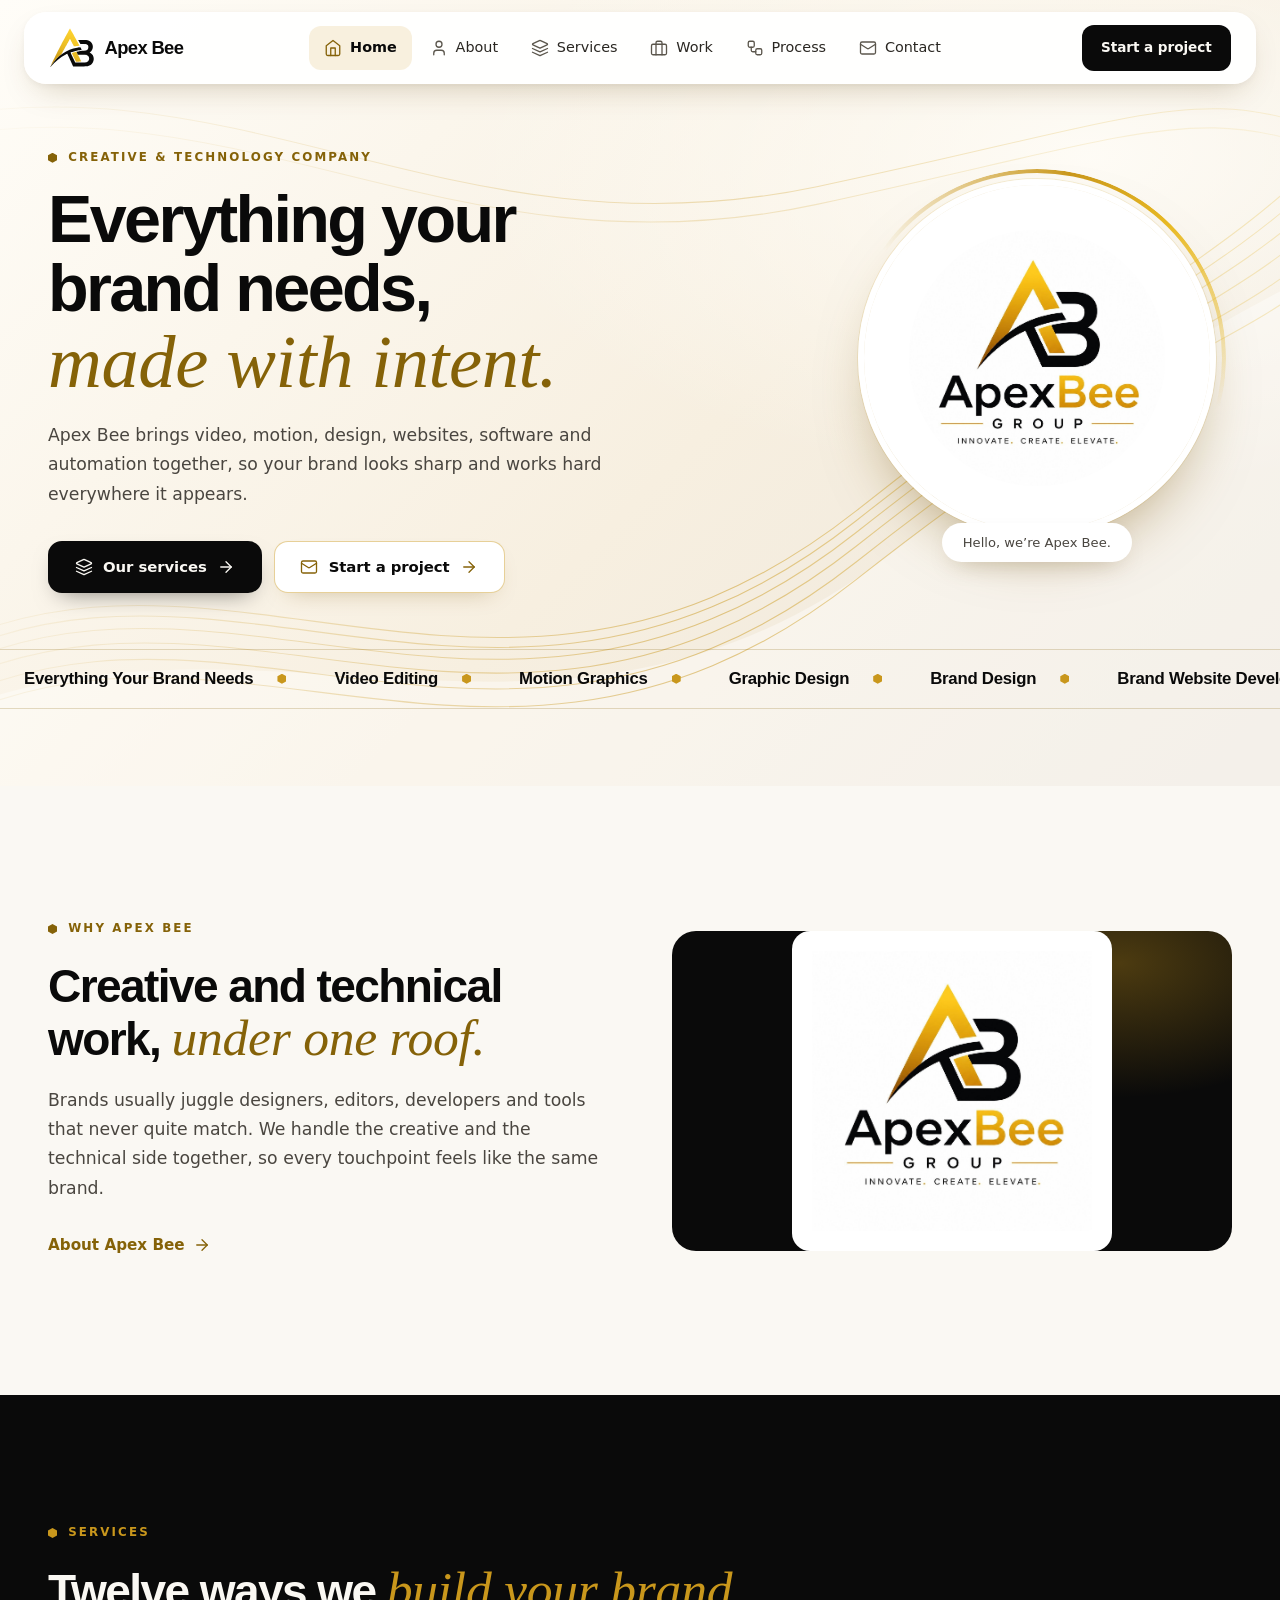
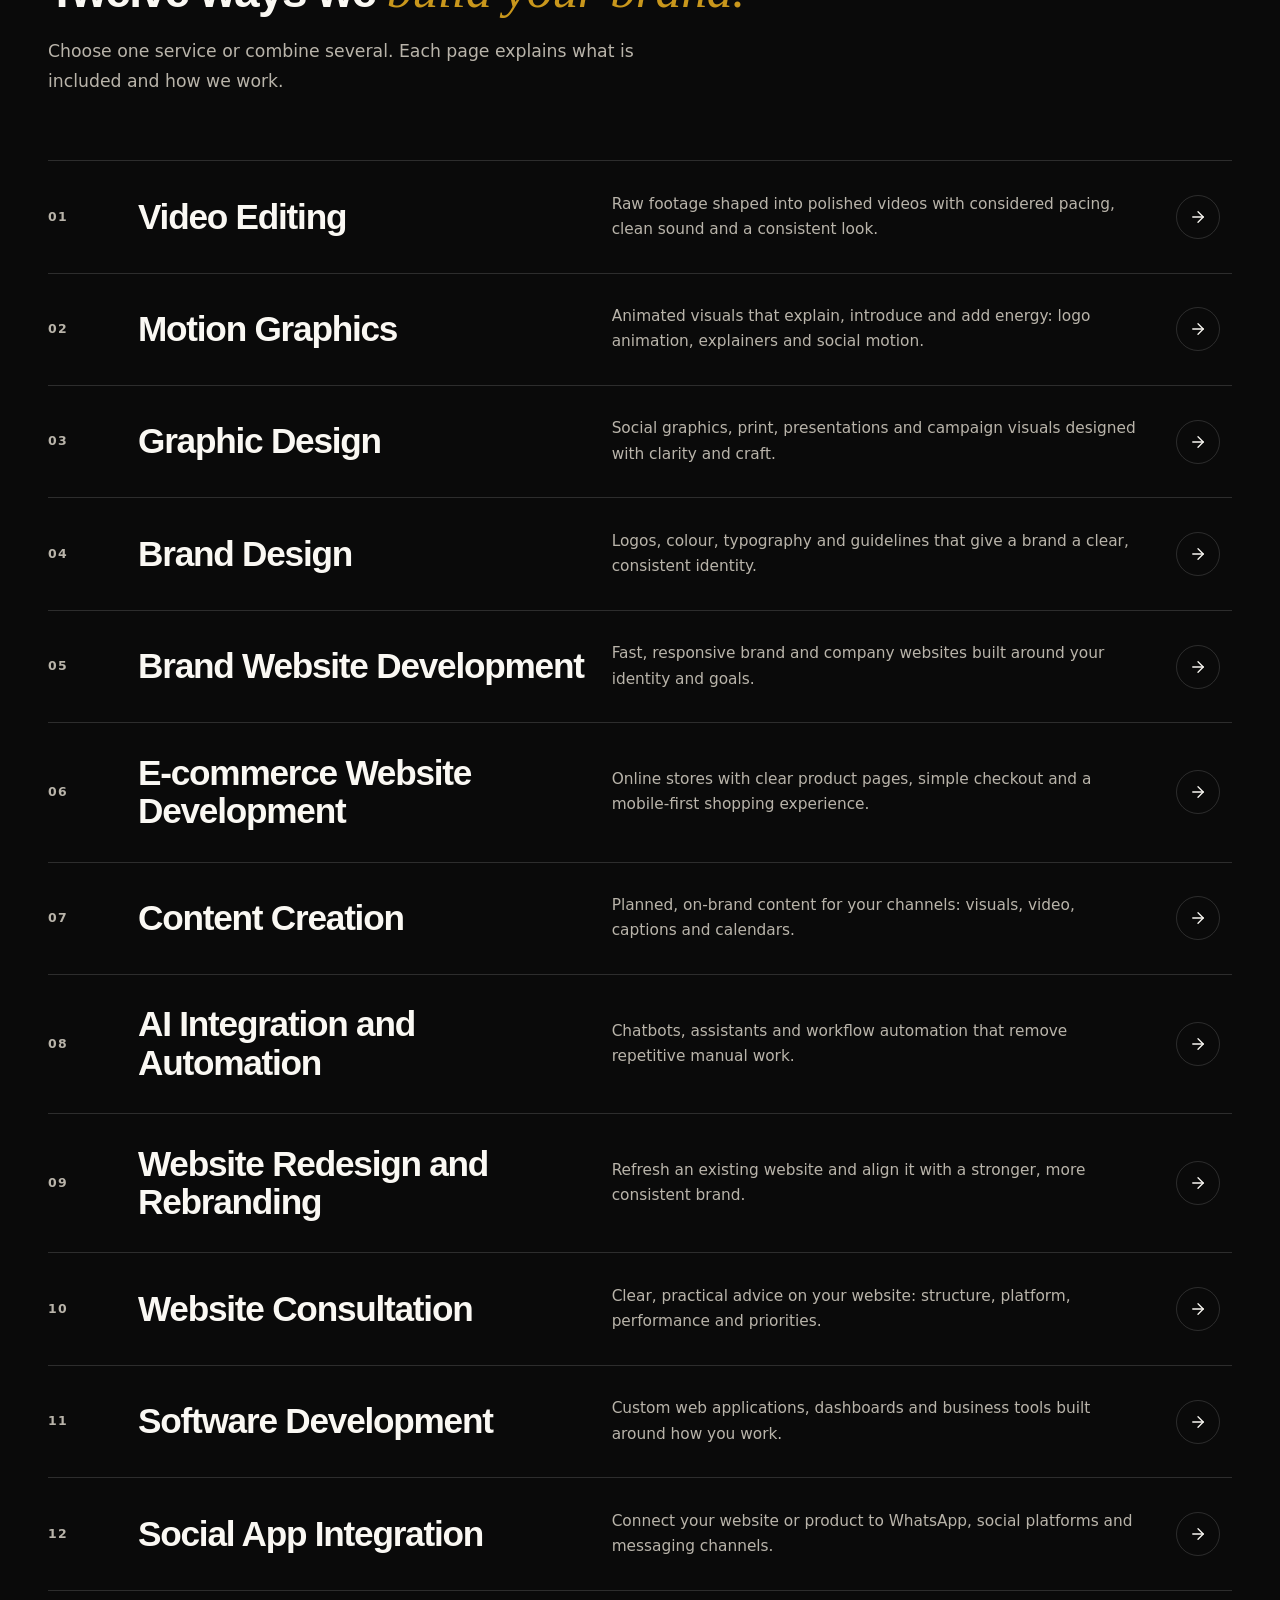
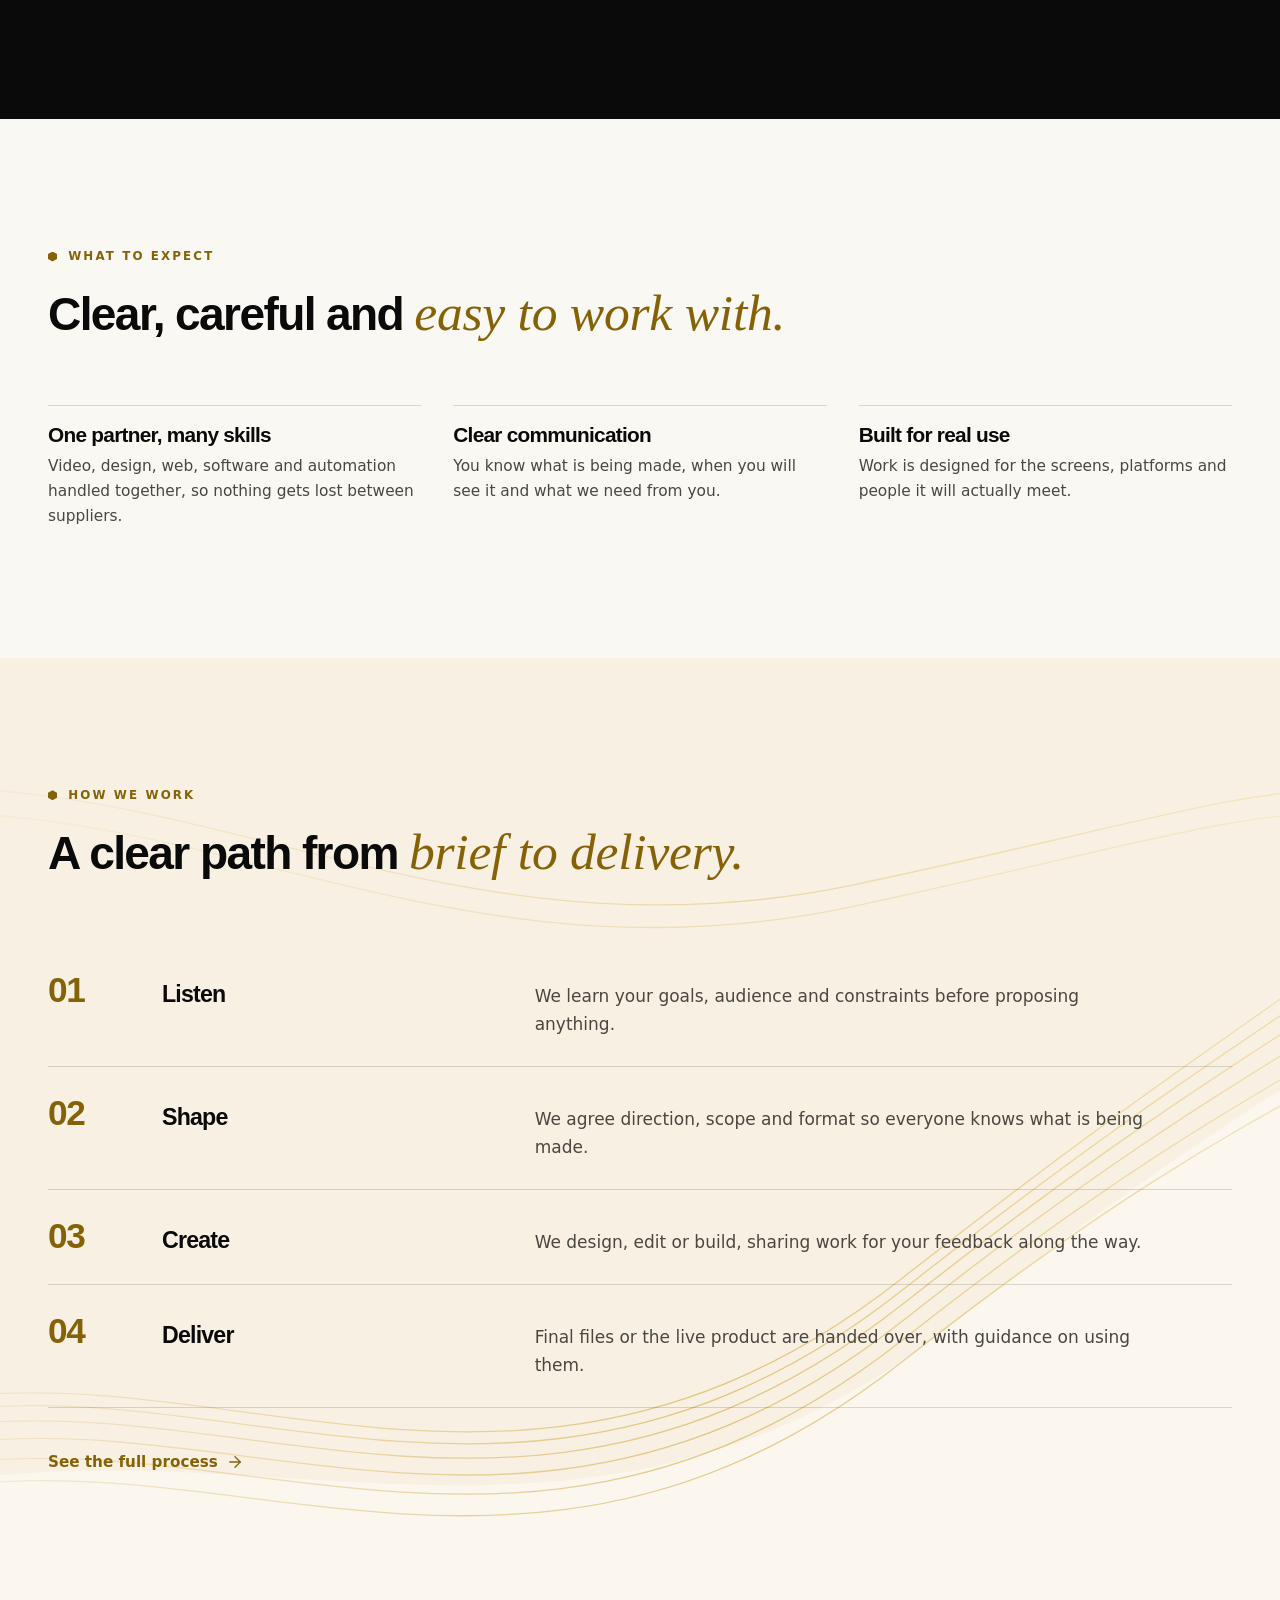
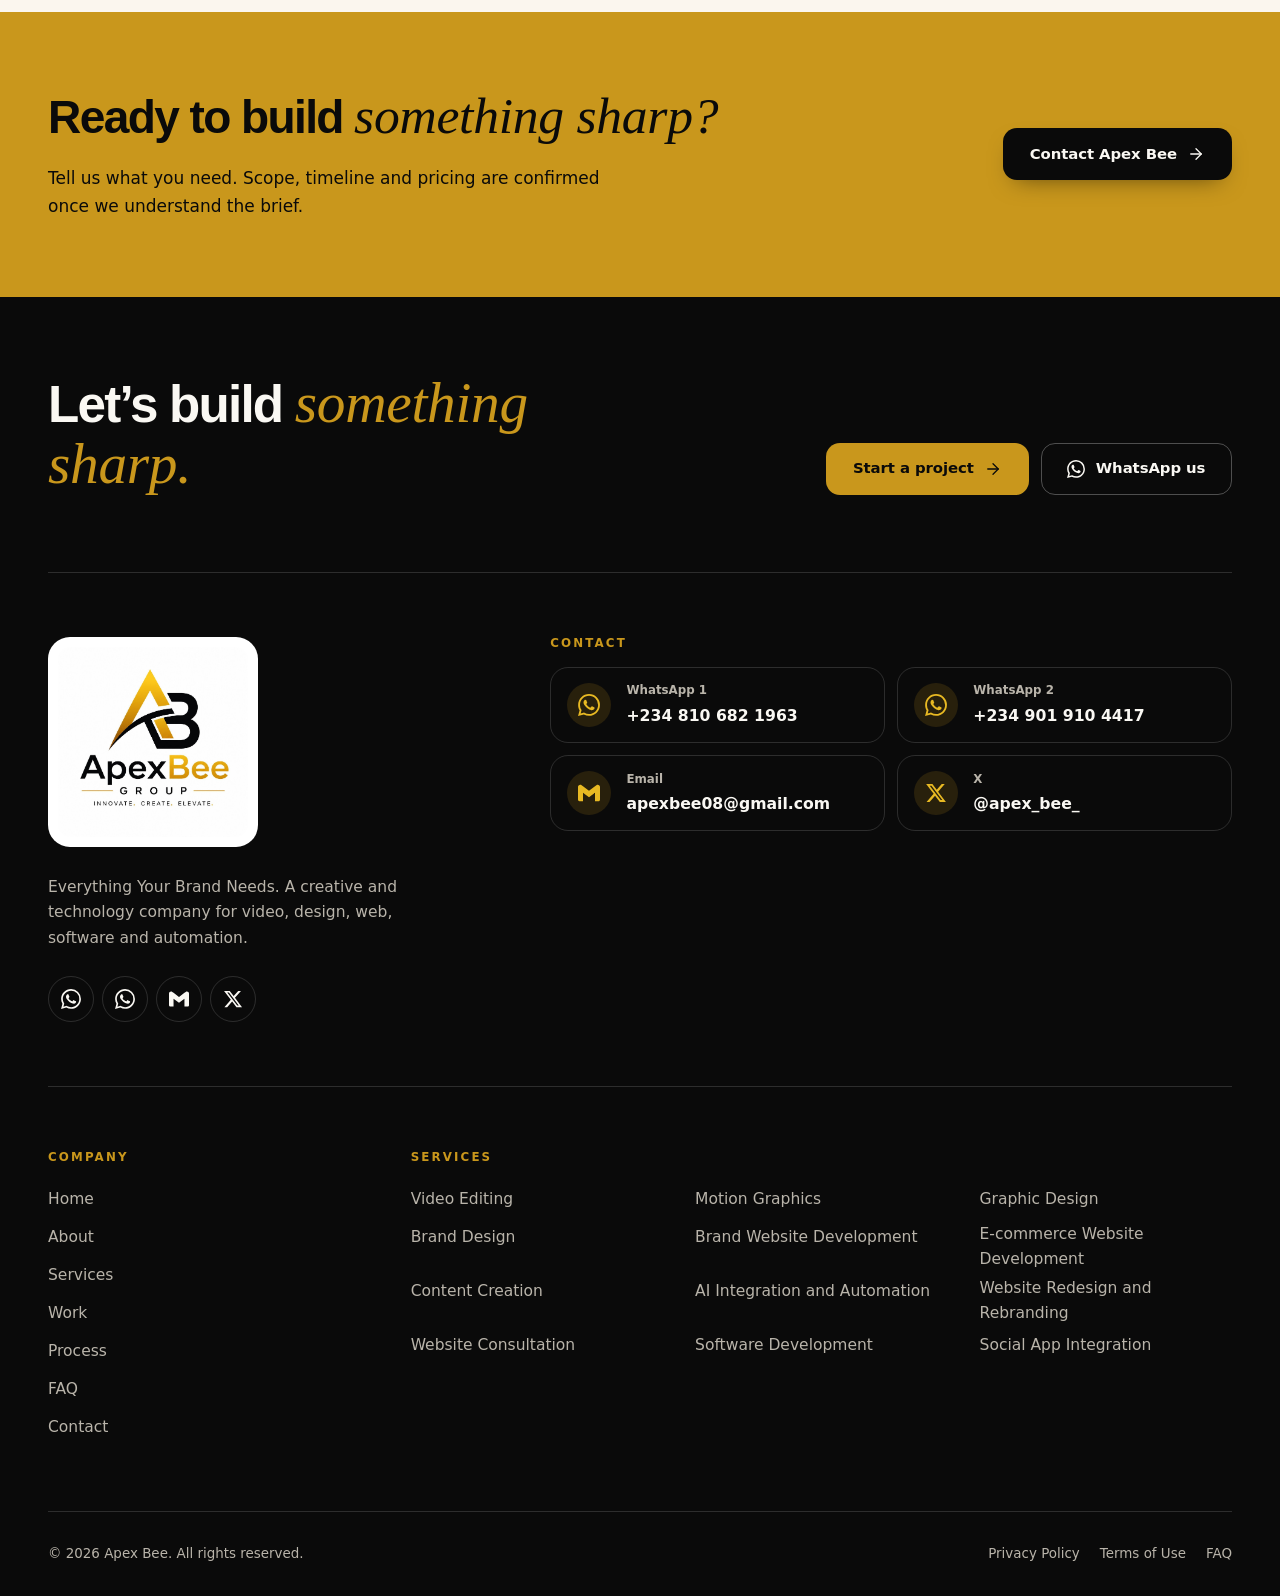
<file: index.html>
<!DOCTYPE html>
<html lang="en" class="js">
<head>
  <meta charset="utf-8">
  <meta name="viewport" content="width=device-width, initial-scale=1, viewport-fit=cover">
  <title>Apex Bee | Everything Your Brand Needs — Video, Design, Web & AI</title>
  <meta name="description" content="Apex Bee is a creative and technology company: video editing, motion graphics, design, websites, software, AI and automation. Everything your brand needs.">
  <meta name="theme-color" content="#f8f1e3">
  <meta name="color-scheme" content="light">
  <meta name="referrer" content="strict-origin-when-cross-origin">

  <!-- Canonical URL -->
  <link rel="canonical" href="https://www.apex-bee.com.ng/">

  <!-- Security: CSP via meta (see README for server headers that meta cannot set) -->
  <meta http-equiv="Content-Security-Policy" content="default-src 'self'; script-src 'self'; style-src 'self' 'unsafe-inline' https://fonts.googleapis.com; font-src https://fonts.gstatic.com; img-src 'self' data:; connect-src 'self' https:; object-src 'none'; base-uri 'self'; form-action 'self'">

  <!-- Google SEO -->
  <meta name="google-site-verification" content="REPLACE_WITH_YOUR_GOOGLE_SEARCH_CONSOLE_TOKEN">
  <meta name="robots" content="index, follow, max-snippet:-1, max-image-preview:large, max-video-preview:-1">
  <meta name="author" content="Apex Bee">
  <meta name="keywords" content="Apex Bee, video editing Nigeria, motion graphics, web design, software development, AI automation, brand design, creative agency Nigeria">
  <meta name="geo.region" content="NG">
  <meta name="geo.placename" content="Nigeria">

  <!-- Open Graph / Social preview -->
  <meta property="og:type" content="website">
  <meta property="og:site_name" content="Apex Bee">
  <meta property="og:title" content="Apex Bee | Everything Your Brand Needs">
  <meta property="og:description" content="A creative and technology company: video, motion, design, websites, software, AI and automation.">
  <meta property="og:url" content="https://www.apex-bee.com.ng/">
  <meta property="og:image" content="https://www.apex-bee.com.ng/apex.jpg">
  <meta property="og:image:width" content="1200">
  <meta property="og:image:height" content="1200">
  <meta property="og:image:alt" content="Apex Bee logo">
  <meta property="og:locale" content="en_NG">

  <!-- Twitter Card -->
  <meta name="twitter:card" content="summary_large_image">
  <meta name="twitter:site" content="@apex_bee_">
  <meta name="twitter:creator" content="@apex_bee_">
  <meta name="twitter:title" content="Apex Bee | Everything Your Brand Needs">
  <meta name="twitter:description" content="Creative & technology company: video, motion, design, websites, software, AI and automation.">
  <meta name="twitter:image" content="https://www.apex-bee.com.ng/apex.jpg">

  <!-- Icons (original logo file) -->
  <link rel="icon" type="image/jpeg" href="apex.jpg">
  <link rel="apple-touch-icon" href="apex.jpg">
  <link rel="manifest" href="manifest.json">

  <!-- Fonts -->
  <link rel="preconnect" href="https://fonts.googleapis.com">
  <link rel="preconnect" href="https://fonts.gstatic.com" crossorigin>
  <link rel="stylesheet" href="https://fonts.googleapis.com/css2?family=Plus+Jakarta+Sans:wght@400..800&family=Instrument+Serif:ital@1&display=swap">

  <!-- Shared stylesheet -->
  <link rel="stylesheet" href="style.css">
  <link rel="preload" href="apex.jpg" as="image">

  <!-- Structured Data: Organization -->
  <script type="application/ld+json">
  {
    "@context": "https://schema.org",
    "@type": "Organization",
    "name": "Apex Bee",
    "alternateName": "Apex Bee Creative & Technology",
    "url": "https://www.apex-bee.com.ng/",
    "logo": "https://www.apex-bee.com.ng/apex.jpg",
    "description": "Apex Bee is a creative and technology company offering video editing, motion graphics, design, websites, software, AI and automation.",
    "sameAs": [
      "https://x.com/apex_bee_",
      "https://wa.me/2348106821963"
    ],
    "contactPoint": [
      {
        "@type": "ContactPoint",
        "telephone": "+234-810-682-1963",
        "contactType": "customer service",
        "areaServed": "NG",
        "availableLanguage": ["English"]
      },
      {
        "@type": "ContactPoint",
        "telephone": "+234-901-910-4417",
        "contactType": "sales",
        "areaServed": "NG",
        "availableLanguage": ["English"]
      }
    ],
    "email": "apexbee08@gmail.com",
    "address": {
      "@type": "PostalAddress",
      "addressCountry": "NG"
    }
  }
  </script>

  <!-- Structured Data: Website + Search Action -->
  <script type="application/ld+json">
  {
    "@context": "https://schema.org",
    "@type": "WebSite",
    "name": "Apex Bee",
    "url": "https://www.apex-bee.com.ng/",
    "potentialAction": {
      "@type": "SearchAction",
      "target": "https://www.apex-bee.com.ng/?s={search_term_string}",
      "query-input": "required name=search_term_string"
    }
  }
  </script>

  <!-- Structured Data: Local Business -->
  <script type="application/ld+json">
  {
    "@context": "https://schema.org",
    "@type": "ProfessionalService",
    "name": "Apex Bee",
    "image": "https://www.apex-bee.com.ng/apex.jpg",
    "url": "https://www.apex-bee.com.ng/",
    "telephone": "+2348106821963",
    "email": "apexbee08@gmail.com",
    "priceRange": "$$",
    "address": {
      "@type": "PostalAddress",
      "addressCountry": "NG"
    },
    "areaServed": "Worldwide",
    "hasOfferCatalog": {
      "@type": "OfferCatalog",
      "name": "Creative & Technology Services",
      "itemListElement": [
        { "@type": "Offer", "itemOffered": { "@type": "Service", "name": "Video Editing" } },
        { "@type": "Offer", "itemOffered": { "@type": "Service", "name": "Motion Graphics" } },
        { "@type": "Offer", "itemOffered": { "@type": "Service", "name": "Brand Design" } },
        { "@type": "Offer", "itemOffered": { "@type": "Service", "name": "Website Development" } },
        { "@type": "Offer", "itemOffered": { "@type": "Service", "name": "Software Development" } },
        { "@type": "Offer", "itemOffered": { "@type": "Service", "name": "AI & Automation" } }
      ]
    }
  }
  </script>

  <!-- Structured Data: FAQ (helps rich results) -->
  <script type="application/ld+json">
  {
    "@context": "https://schema.org",
    "@type": "FAQPage",
    "mainEntity": [
      {
        "@type": "Question",
        "name": "What services does Apex Bee offer?",
        "acceptedAnswer": {
          "@type": "Answer",
          "text": "Apex Bee offers video editing, motion graphics, brand design, website development, software development, AI and automation services."
        }
      },
      {
        "@type": "Question",
        "name": "How can I contact Apex Bee?",
        "acceptedAnswer": {
          "@type": "Answer",
          "text": "You can reach Apex Bee via WhatsApp at +234 810 682 1963 or +234 901 910 4417, by email at apexbee08@gmail.com, or on X at @apex_bee_."
        }
      }
    ]
  }
  </script>

  <!-- Without JavaScript: no splash, no hidden reveals, normal scrolling -->
  <noscript>
    <style>
      html.js .splash { display: none !important; }
      html.js .reveal { opacity: 1 !important; transform: none !important; }
      body.is-loading { overflow: auto !important; }
      .noscript-msg { max-width: 640px; margin: 15vh auto; padding: 0 1.5rem; font-family: system-ui, sans-serif; line-height: 1.6; }
      .noscript-msg a { color: #856208; }
    </style>
  </noscript>
</head>

<body class="is-loading">

  <!-- Splash screen -->
  <div class="splash" id="splash" aria-hidden="true">
    <img class="splash__logo" src="apex.jpg" alt="" width="220" height="220" decoding="async">
    <div class="splash__bar"></div>
  </div>

  <!-- Header, menu, pages and footer are rendered by app.js -->
  <div id="root"></div>

  <!-- SEO fallback content for crawlers that don't run JS -->
  <noscript>
    <div class="noscript-msg">
      <h1>Apex Bee — Everything Your Brand Needs</h1>
      <p>Apex Bee is a creative and technology company offering video editing, motion graphics, design, websites, software, AI and automation. This website needs JavaScript to display its pages. Please enable it, or contact us directly:</p>
      <ul>
        <li><a href="https://wa.me/2348106821963">WhatsApp +234 810 682 1963</a></li>
        <li><a href="https://wa.me/2349019104417">WhatsApp +234 901 910 4417</a></li>
        <li><a href="mailto:apexbee08@gmail.com">apexbee08@gmail.com</a></li>
        <li><a href="https://x.com/apex_bee_">X @apex_bee_</a></li>
      </ul>
    </div>
  </noscript>

  <script src="app.js" defer></script>
</body>
</html>
</file>
<file: style.css>
/* ==========================================================================
   APEX BEE - style.css  (v4: floating icon menu, hero marquee, new footer)
   Black / warm white / gold. One shared stylesheet.
   Fonts (Plus Jakarta Sans, Instrument Serif italic) load from index.html.

   INDEX
   01 Tokens & reset        09 Menu (icon rail / full)  17 Contact
   02 Base typography       10 Hero & marquee           18 Prose (legal)
   03 Layout & utilities    11 Sections & headings      19 404
   04 Buttons & links       12 Service list             20 Footer
   05 Splash screen         13 Split sections           21 Reveal animations
   06 (marquee: see 10)     14 Process, tabs, statements 22 Responsive
   07 Floating header       15 Work / portfolio         23 Reduced motion
   08 Hamburger             16 FAQ, CTA band, forms
   ========================================================================== */

/* 01 TOKENS & RESET ------------------------------------------------------ */
:root {
  --black: #0a0a0a;
  --ink: #141414;
  --white: #faf8f3;
  --cream: #f8f1e3;
  --pure: #ffffff;
  --gold: #c9971c;
  --gold-hi: #e8b923;
  --gold-ink: #856208;          /* gold for text on light backgrounds (5:1+) */
  --line-dark: rgba(255, 255, 255, 0.14);
  --line-light: rgba(10, 10, 10, 0.14);
  --text-dark: #0a0a0a;
  --text-soft-dark: #4a4640;
  --text-light: #faf8f3;
  --text-soft-light: #b9b4aa;
  --danger: #b3261e;
  --success: #1f7a3d;

  --font-display: "Plus Jakarta Sans", "Helvetica Neue", Arial, system-ui, sans-serif;
  --font-body: "Plus Jakarta Sans", system-ui, -apple-system, "Segoe UI", Roboto, Arial, sans-serif;
  --font-accent: "Instrument Serif", "Iowan Old Style", Georgia, serif;

  /* Silk waves: gold lines + soft white sheen (inline SVG, no extra file) */
  --silk: url("data:image/svg+xml,%3Csvg xmlns='http://www.w3.org/2000/svg' viewBox='0 0 1440 800' preserveAspectRatio='xMidYMid slice'%3E%3Cdefs%3E%3ClinearGradient id='g' x1='0' y1='0' x2='1' y2='0'%3E%3Cstop offset='0' stop-color='%23c9971c' stop-opacity='0'/%3E%3Cstop offset='.55' stop-color='%23c9971c' stop-opacity='.5'/%3E%3Cstop offset='1' stop-color='%23e8b923' stop-opacity='.18'/%3E%3C/linearGradient%3E%3C/defs%3E%3Cpath d='M-60 760C300 560 620 840 980 560S1400 300 1500 220V800H-60Z' fill='%23ffffff' fill-opacity='.38'/%3E%3Cg fill='none' stroke='url(%23g)' stroke-width='1.1'%3E%3Cpath d='M-60 700C260 470 560 820 940 520S1380 240 1500 40'/%3E%3Cpath d='M-60 712C260 480 560 830 940 530S1380 262 1500 60'/%3E%3Cpath d='M-60 726C260 492 560 842 940 542S1380 286 1500 84'/%3E%3Cpath d='M-60 742C260 506 560 856 940 556S1380 312 1500 110'/%3E%3Cpath d='M-60 760C260 522 560 872 940 572S1380 340 1500 138'/%3E%3Cpath d='M-60 780C260 540 560 890 940 590S1380 370 1500 168'/%3E%3Cpath d='M-40 130C300 40 520 270 900 190S1300 70 1500 170' stroke-opacity='.6'/%3E%3Cpath d='M-40 150C300 62 520 290 900 208S1300 92 1500 190' stroke-opacity='.45'/%3E%3C/g%3E%3C/svg%3E");

  /* Film grain for dark sections */
  --grain: url("data:image/svg+xml,%3Csvg xmlns='http://www.w3.org/2000/svg' width='220' height='220'%3E%3Cfilter id='n'%3E%3CfeTurbulence type='fractalNoise' baseFrequency='.85' numOctaves='2' stitchTiles='stitch'/%3E%3CfeColorMatrix values='0 0 0 0 1 0 0 0 0 1 0 0 0 0 1 0 0 0 .13 0'/%3E%3C/filter%3E%3Crect width='100%25' height='100%25' filter='url(%23n)'/%3E%3C/svg%3E");
  --hex: polygon(50% 0, 100% 25%, 100% 75%, 50% 100%, 0 75%, 0 25%);

  --container: 1200px;
  --gutter: clamp(1.25rem, 5vw, 3rem);
  --section-y: clamp(4.5rem, 10vw, 8.5rem);
  --radius: 6px;
  --ease: cubic-bezier(0.22, 0.61, 0.36, 1);
  --ease-out: cubic-bezier(0.16, 1, 0.3, 1);
  --t-fast: 180ms;
  --t-base: 300ms;
  --t-reveal: 650ms;

  --header-h: 64px;
  --header-gap: 12px;
}

*,
*::before,
*::after { box-sizing: border-box; }

html {
  -webkit-text-size-adjust: 100%;
  scroll-behavior: smooth;
  scroll-padding-top: calc(var(--header-h) + var(--header-gap) + 16px);
  scrollbar-color: var(--gold) var(--black);
  scrollbar-width: thin;
}

body {
  margin: 0;
  background: var(--cream);
  color: var(--text-dark);
  font-family: var(--font-body);
  font-size: 1.0625rem;
  line-height: 1.65;
  -webkit-font-smoothing: antialiased;
  text-rendering: optimizeLegibility;
  overflow-x: hidden;
}

body.nav-open,
body.is-loading { overflow: hidden; }

img, svg, video { display: block; max-width: 100%; height: auto; }
button, input, select, textarea { font: inherit; color: inherit; }
button { cursor: pointer; background: none; border: 0; padding: 0; }
a { color: inherit; text-decoration: none; }
ul, ol { margin: 0; padding: 0; list-style: none; }
h1, h2, h3, h4, p, figure, blockquote { margin: 0; }

::selection { background: var(--gold); color: var(--black); }

:focus-visible {
  outline: 2px solid var(--gold-hi);
  outline-offset: 3px;
  border-radius: 2px;
}
.section--light :focus-visible,
.section--pure :focus-visible,
.section--silk :focus-visible,
.hero :focus-visible,
.page-hero :focus-visible,
.site-header :focus-visible,
.menu :focus-visible,
.notfound :focus-visible { outline-color: var(--gold-ink); }

.visually-hidden {
  position: absolute !important;
  width: 1px; height: 1px;
  margin: -1px; padding: 0;
  overflow: hidden;
  clip: rect(0 0 0 0);
  white-space: nowrap;
  border: 0;
}

.skip-link {
  position: fixed;
  top: 8px; left: 8px;
  z-index: 1000;
  padding: 0.75rem 1rem;
  background: var(--gold);
  color: var(--black);
  font-weight: 700;
  transform: translateY(-200%);
  transition: transform var(--t-fast) var(--ease);
}
.skip-link:focus { transform: none; }

/* 02 BASE TYPOGRAPHY ----------------------------------------------------- */
h1, h2, h3, h4 {
  font-family: var(--font-display);
  font-weight: 700;
  line-height: 1.06;
  letter-spacing: -0.035em;
}
.display-1 { font-size: clamp(2.2rem, 5.2vw, 4.2rem); font-weight: 800; line-height: 1.04; letter-spacing: -0.04em; }
.display-2 { font-size: clamp(1.85rem, 3.6vw, 3.1rem); }
.display-3 { font-size: clamp(1.35rem, 2.1vw, 1.8rem); letter-spacing: -0.03em; }

em {
  font-family: var(--font-accent);
  font-style: italic;
  font-weight: 400;
  letter-spacing: -0.005em;
  font-size: 1.12em;
  color: var(--gold);
}
.section--light em, .section--pure em, .section--silk em,
.hero em, .page-hero em, .notfound em { color: var(--gold-ink); }
.cta-band em { color: var(--black); }
p em, li em, .prose em { font-size: inherit; }

.lead {
  font-size: clamp(1.02rem, 1.35vw, 1.2rem);
  line-height: 1.7;
  max-width: 56ch;
  color: var(--text-soft-light);
}
.section--light .lead, .section--pure .lead, .section--silk .lead,
.hero .lead, .page-hero .lead, .notfound .lead { color: var(--text-soft-dark); }

.eyebrow {
  display: inline-flex;
  align-items: center;
  gap: 0.7rem;
  font-size: 0.74rem;
  font-weight: 700;
  letter-spacing: 0.18em;
  text-transform: uppercase;
  color: var(--gold);
}
.eyebrow::before {
  content: "";
  width: 9px; height: 10px;
  background: currentColor;
  clip-path: var(--hex);
}
.section--light .eyebrow, .section--pure .eyebrow, .section--silk .eyebrow,
.hero .eyebrow, .page-hero .eyebrow, .notfound .eyebrow { color: var(--gold-ink); }

/* 03 LAYOUT & UTILITIES -------------------------------------------------- */
.container {
  width: 100%;
  max-width: calc(var(--container) + var(--gutter) * 2);
  margin-inline: auto;
  padding-inline: var(--gutter);
}

/* main slides up under the floating header so heroes run behind it */
main {
  display: block;
  position: relative;
  z-index: 0;
  margin-top: calc(-1 * (var(--header-h) + var(--header-gap)));
}

.section { padding-block: var(--section-y); }
.section--dark,
.section--ink {
  background-color: var(--black);
  color: var(--text-light);
}
.section--ink  { background-color: var(--ink); }
.section--light { background: var(--white); color: var(--text-dark); }
.section--pure  { background: var(--pure);  color: var(--text-dark); }
.section--silk {
  background-color: var(--cream);
  background-image: var(--silk);
  background-size: cover;
  background-position: center;
  color: var(--text-dark);
}
.section--tight { padding-block: clamp(2.5rem, 5vw, 4.5rem); }

.stack > * + * { margin-top: 1.25rem; }
.stack-lg > * + * { margin-top: 2rem; }
.text-center { text-align: center; }
.mt-0 { margin-top: 0 !important; }

.rule { height: 1px; border: 0; background: var(--line-dark); margin: 0; }
.section--light .rule, .section--pure .rule { background: var(--line-light); }

/* 04 BUTTONS & LINKS ----------------------------------------------------- */
.btn {
  position: relative;
  isolation: isolate;
  overflow: hidden;
  display: inline-flex;
  align-items: center;
  justify-content: center;
  gap: 0.65rem;
  min-height: 52px;
  padding: 0.85rem 1.6rem;
  border: 1px solid transparent;
  border-radius: 14px;
  font-size: 0.93rem;
  font-weight: 700;
  letter-spacing: -0.005em;
  line-height: 1;
  white-space: nowrap;
  transition: color var(--t-base) var(--ease), border-color var(--t-base) var(--ease), transform var(--t-fast) var(--ease), box-shadow var(--t-base) var(--ease);
}
.btn::before {
  content: "";
  position: absolute;
  inset: 0;
  z-index: -1;
  transform: translateX(-101%);
  transition: transform 420ms var(--ease-out);
}
.btn svg { width: 18px; height: 18px; flex-shrink: 0; transition: transform var(--t-base) var(--ease); }
.btn:hover svg { transform: translateX(3px); }
.btn:hover::before { transform: none; }
.btn:active { transform: scale(0.98); }

.btn--gold { background: var(--gold); color: var(--black); }
.btn--gold::before { background: var(--black); }
.btn--gold:hover { color: var(--text-light); }

.btn--dark { background: var(--black); color: var(--text-light); box-shadow: 0 10px 24px -12px rgba(0, 0, 0, 0.55); }
.btn--dark::before { background: var(--gold); }
.btn--dark:hover { color: var(--black); }

.btn--light {
  background: var(--pure);
  color: var(--black);
  border-color: rgba(201, 151, 28, 0.45);
  box-shadow: 0 10px 24px -14px rgba(120, 85, 10, 0.4);
}
.btn--light svg { color: var(--gold-ink); }
.btn--light::before { background: var(--gold); }
.btn--light:hover { border-color: var(--gold); }
.btn--light:hover svg { color: var(--black); }

.btn--ghost { border-color: rgba(255, 255, 255, 0.28); color: var(--text-light); }
.btn--ghost::before { background: var(--gold); }
.btn--ghost:hover { border-color: var(--gold); color: var(--black); }

.btn--ghost-dark { border-color: var(--line-light); color: var(--text-dark); }
.btn--ghost-dark::before { background: var(--black); }
.btn--ghost-dark:hover { border-color: var(--black); color: var(--text-light); }

.btn--sm { min-height: 46px; padding: 0.65rem 1.15rem; font-size: 0.85rem; border-radius: 12px; }

/* On light hero/page areas the dark-theme button names still look right */
.hero .btn--gold, .page-hero .btn--gold, .notfound .btn--gold { background: var(--black); color: var(--text-light); box-shadow: 0 10px 24px -12px rgba(0, 0, 0, 0.55); }
.hero .btn--gold::before, .page-hero .btn--gold::before, .notfound .btn--gold::before { background: var(--gold); }
.hero .btn--gold:hover, .page-hero .btn--gold:hover, .notfound .btn--gold:hover { color: var(--black); }
.hero .btn--ghost, .page-hero .btn--ghost, .notfound .btn--ghost {
  background: var(--pure); color: var(--black);
  border-color: rgba(201, 151, 28, 0.45);
  box-shadow: 0 10px 24px -14px rgba(120, 85, 10, 0.4);
}
.hero .btn--ghost svg, .page-hero .btn--ghost svg, .notfound .btn--ghost svg { color: var(--gold-ink); }
.hero .btn--ghost:hover, .page-hero .btn--ghost:hover, .notfound .btn--ghost:hover { border-color: var(--gold); }

.link-arrow {
  display: inline-flex;
  align-items: center;
  gap: 0.5rem;
  min-height: 44px;
  font-weight: 700;
  font-size: 0.95rem;
  color: var(--gold);
  background-image: linear-gradient(currentColor, currentColor);
  background-size: 0 1px;
  background-position: 0 calc(100% - 10px);
  background-repeat: no-repeat;
  transition: background-size var(--t-base) var(--ease), color var(--t-fast) var(--ease);
}
.link-arrow svg { width: 18px; height: 18px; transition: transform var(--t-base) var(--ease); }
.link-arrow:hover { background-size: calc(100% - 26px) 1px; }
.link-arrow:hover svg { transform: translateX(4px); }
.section--light .link-arrow, .section--pure .link-arrow, .section--silk .link-arrow { color: var(--gold-ink); }

/* 05 SPLASH SCREEN ------------------------------------------------------- */
.splash { display: none; }
html.js .splash {
  position: fixed;
  inset: 0;
  z-index: 2000;
  display: grid;
  place-items: center;
  align-content: center;
  gap: 1.75rem;
  background: var(--white);
  transition: opacity 450ms var(--ease), transform 600ms var(--ease), visibility 0s linear 600ms;
}
.splash__logo {
  width: clamp(150px, 34vw, 220px);
  height: auto;
  animation: splash-in 700ms var(--ease-out) both;
}
.splash__bar {
  position: relative;
  width: clamp(120px, 26vw, 180px);
  height: 2px;
  background: rgba(10, 10, 10, 0.12);
  overflow: hidden;
}
.splash__bar::after {
  content: "";
  position: absolute;
  inset: 0;
  background: var(--gold);
  transform: scaleX(0);
  transform-origin: left;
  animation: splash-bar 900ms var(--ease) 150ms forwards;
}
.splash.is-hidden {
  opacity: 0;
  transform: translateY(-3%);
  visibility: hidden;
  pointer-events: none;
}
@keyframes splash-in {
  from { opacity: 0; transform: translateY(14px) scale(0.98); }
  to   { opacity: 1; transform: none; }
}
@keyframes splash-bar { to { transform: scaleX(1); } }

/* 07 FLOATING HEADER (white pill) ---------------------------------------- */
.site-header {
  position: sticky;
  top: var(--header-gap);
  z-index: 50;
  height: var(--header-h);
  width: calc(100% - 28px);
  max-width: 1320px;
  margin: var(--header-gap) auto 0;
  background: rgba(255, 255, 255, 0.92);
  color: var(--text-dark);
  border: 1px solid rgba(255, 255, 255, 0.8);
  border-radius: 22px;
  box-shadow: 0 14px 34px -14px rgba(90, 60, 0, 0.28), 0 2px 8px rgba(0, 0, 0, 0.05);
}
.site-header .container { max-width: none; padding-inline: clamp(0.9rem, 2vw, 1.5rem); }
.site-header__inner {
  height: 100%;
  display: flex;
  align-items: center;
  justify-content: space-between;
  gap: 1rem;
}

/* Brand lockup: vector logo mark + wordmark */
.brand {
  display: inline-flex;
  align-items: center;
  gap: 0.6rem;
  min-height: 44px;
  flex-shrink: 0;
}
.brand__mark { display: block; width: 46px; height: 40px; flex-shrink: 0; }
.brand__mark svg { width: 100%; height: 100%; }
.brand__name {
  font-family: var(--font-display);
  font-size: 1.15rem;
  font-weight: 800;
  letter-spacing: -0.035em;
  line-height: 1;
}

.nav { display: none; }
.nav__list { display: flex; align-items: center; gap: 0.15rem; }
.nav__link {
  position: relative;
  display: inline-flex;
  align-items: center;
  gap: 0.5rem;
  min-height: 44px;
  padding-inline: 0.8rem;
  border-radius: 12px;
  font-size: 0.9rem;
  font-weight: 500;
  color: #2a2722;
  transition: color var(--t-fast) var(--ease), background-color var(--t-fast) var(--ease);
}
.nav__link svg { width: 18px; height: 18px; flex-shrink: 0; color: #5b564c; transition: color var(--t-fast) var(--ease); }
.nav__link:hover { background: rgba(10, 10, 10, 0.05); color: var(--black); }
.nav__link.is-active { background: rgba(201, 151, 28, 0.14); color: var(--black); font-weight: 700; }
.nav__link.is-active svg, .nav__link:hover svg { color: var(--gold-ink); }

.site-header__actions { display: flex; align-items: center; gap: 0.5rem; }
.site-header__actions .btn { display: none; }
.site-header .btn--gold { background: var(--black); color: var(--text-light); }
.site-header .btn--gold::before { background: var(--gold); }
.site-header .btn--gold:hover { color: var(--black); }

/* 08 HAMBURGER (three centred lines that morph into an X) ---------------- */
.hamburger {
  position: relative;
  flex-shrink: 0;
  width: 48px; height: 48px;
  border-radius: 14px;
  transition: background-color var(--t-fast) var(--ease);
}
.hamburger:hover { background: rgba(10, 10, 10, 0.06); }
.hamburger__line {
  position: absolute;
  left: 13px; right: 13px;
  top: 50%;
  height: 2px;
  margin-top: -1px;
  background: var(--black);
  border-radius: 2px;
  transition: transform var(--t-base) var(--ease), opacity var(--t-fast) var(--ease);
}
.hamburger__line:nth-child(1) { transform: translateY(-7px); }
.hamburger__line:nth-child(3) { transform: translateY(7px); }
.hamburger[aria-expanded="true"] .hamburger__line:nth-child(1) { transform: rotate(45deg); }
.hamburger[aria-expanded="true"] .hamburger__line:nth-child(2) { opacity: 0; transform: scaleX(0.2); }
.hamburger[aria-expanded="true"] .hamburger__line:nth-child(3) { transform: rotate(-45deg); }

/* 09 MENU: floating panel that is a full-screen menu or a slim icon rail -- */
.overlay {
  position: fixed;
  inset: 0;
  z-index: 90;
  background: rgba(10, 10, 10, 0.55);
  opacity: 0;
  visibility: hidden;
  transition: opacity var(--t-base) var(--ease), visibility 0s linear var(--t-base);
}
body.nav-open .overlay { opacity: 1; visibility: visible; transition-delay: 0s; }

.menu {
  --menu-full: calc(100vw - 20px);
  position: fixed;
  z-index: 100;
  top: 10px; bottom: 10px; left: 10px;
  width: var(--menu-full);
  display: flex;
  flex-direction: column;
  gap: 10px;
  padding: 12px;
  background: var(--white);
  color: var(--text-dark);
  border: 1px solid rgba(201, 151, 28, 0.28);
  border-radius: 28px;
  box-shadow: 0 24px 70px -20px rgba(0, 0, 0, 0.45);
  overflow: hidden;
  transform: translateX(calc(-100% - 24px));
  visibility: hidden;
  transition: transform 420ms var(--ease), visibility 0s linear 420ms;
}
.menu.is-open { transform: none; visibility: visible; transition-delay: 0s; }
.menu.is-rail {
  width: 64px;
  top: calc(var(--header-gap) + var(--header-h) + 12px);
  bottom: 14px;
  padding: 8px;
  border-radius: 24px;
}

.menu__head { display: flex; align-items: center; gap: 12px; min-height: 48px; flex-shrink: 0; }
.menu__toggle {
  width: 48px; height: 48px;
  flex-shrink: 0;
  display: grid;
  place-items: center;
  border-radius: 16px;
  background: var(--black);
  color: var(--gold-hi);
  transition: background-color var(--t-fast) var(--ease), color var(--t-fast) var(--ease);
}
.menu__toggle:hover { background: var(--gold); color: var(--black); }
.menu__toggle svg { width: 22px; height: 22px; }
.menu__brand { flex: 1; min-width: 0; }
.menu__brand strong { display: block; font-size: 1rem; font-weight: 800; letter-spacing: -0.02em; line-height: 1.2; }
.menu__brand small { display: block; font-size: 0.78rem; color: var(--text-soft-dark); }
.menu__close {
  width: 48px; height: 48px;
  flex-shrink: 0;
  display: grid;
  place-items: center;
  border-radius: 50%;
  transition: background-color var(--t-fast) var(--ease);
}
.menu__close:hover { background: rgba(10, 10, 10, 0.06); }
.menu__close svg { width: 26px; height: 26px; }

.menu__divider { height: 1px; flex-shrink: 0; background: var(--line-light); }

.menu__nav {
  flex: 1;
  min-height: 0;
  overflow-y: auto;
  overflow-x: hidden;
  overscroll-behavior: contain;
  scrollbar-width: thin;
  scrollbar-color: var(--gold) transparent;
}
.menu__group { display: flex; flex-direction: column; gap: 6px; margin-bottom: 16px; }
.menu__group-title {
  padding: 8px 14px;
  font-size: 0.7rem;
  font-weight: 700;
  letter-spacing: 0.16em;
  text-transform: uppercase;
  white-space: nowrap;
  color: var(--text-soft-dark);
}
.menu__link {
  position: relative;
  display: flex;
  align-items: center;
  gap: 14px;
  min-height: 58px;
  padding: 0 14px;
  border: 1px solid transparent;
  border-radius: 18px;
  font-size: 1.25rem;
  font-weight: 700;
  letter-spacing: -0.025em;
  white-space: nowrap;
  color: #2a2722;
  transition: background-color var(--t-fast) var(--ease), color var(--t-fast) var(--ease), border-color var(--t-fast) var(--ease);
}
.menu__link svg { width: 22px; height: 22px; flex-shrink: 0; color: var(--gold-ink); }
.menu__link:hover { background: rgba(10, 10, 10, 0.05); color: var(--black); }
.menu__link.is-active { background: rgba(201, 151, 28, 0.14); border-color: rgba(201, 151, 28, 0.32); color: var(--black); }
.menu__link.is-active::before {
  content: "";
  position: absolute;
  left: -1px; top: 14px; bottom: 14px;
  width: 3px;
  border-radius: 3px;
  background: var(--gold);
}

.menu__more {
  display: none;
  flex-shrink: 0;
  width: 44px; height: 44px;
  margin: 0 auto;
  place-items: center;
  border-radius: 50%;
  background: rgba(10, 10, 10, 0.06);
  transition: background-color var(--t-fast) var(--ease);
}
.menu__more:hover { background: var(--gold); }
.menu__more svg { width: 20px; height: 20px; }

.menu__foot { flex-shrink: 0; display: grid; gap: 10px; padding-top: 12px; border-top: 1px solid var(--line-light); }
.menu__cta {
  display: flex;
  align-items: center;
  justify-content: center;
  gap: 0.75rem;
  min-height: 56px;
  border-radius: 18px;
  font-size: 1rem;
  font-weight: 700;
  letter-spacing: -0.01em;
  transition: background-color var(--t-fast) var(--ease), color var(--t-fast) var(--ease), border-color var(--t-fast) var(--ease), transform var(--t-fast) var(--ease);
}
.menu__cta svg { width: 22px; height: 22px; flex-shrink: 0; }
.menu__cta:active { transform: scale(0.98); }
.menu__cta--wa { background: var(--black); color: var(--pure); }
.menu__cta--wa:hover { background: var(--gold); color: var(--black); }
.menu__cta--mail { background: var(--pure); border: 1px solid rgba(201, 151, 28, 0.45); color: var(--black); }
.menu__cta--mail svg { color: var(--gold-ink); }
.menu__cta--mail:hover { border-color: var(--gold); background: rgba(201, 151, 28, 0.1); }

/* Rail (icon-only) mode */
.menu.is-rail .menu__label,
.menu.is-rail .menu__group-title { display: none; }
.menu.is-rail .menu__link,
.menu.is-rail .menu__cta { justify-content: center; min-height: 48px; padding: 0; border-radius: 16px; }
.menu.is-rail .menu__group { gap: 4px; margin-bottom: 8px; }
.menu.is-rail .menu__group + .menu__group { padding-top: 10px; border-top: 1px solid var(--line-light); }
.menu.is-rail.can-scroll .menu__more { display: grid; }
.menu.is-rail .menu__foot { padding-top: 8px; gap: 6px; }

/* 10 HERO & MARQUEE ------------------------------------------------------ */
.hero,
.page-hero,
.notfound {
  position: relative;
  isolation: isolate;
  overflow: hidden;
  color: var(--text-dark);
  background-color: var(--cream);
  background-image:
    var(--silk),
    radial-gradient(70% 60% at 85% 20%, rgba(255, 253, 248, 0.9), transparent 70%),
    linear-gradient(135deg, #fffdf8 0%, #f7efe0 55%, #ece6dc 100%);
  background-size: cover, auto, auto;
  background-position: center, center, center;
  background-repeat: no-repeat;
}
.hero { padding-block: calc(var(--header-h) + var(--header-gap) + clamp(2rem, 5vw, 4.5rem)) clamp(2.5rem, 6vw, 5rem); }
.hero__bg {
  position: absolute;
  inset: 0;
  z-index: -1;
  pointer-events: none;
  background-image: var(--hero-image, none);
  background-size: cover;
  background-position: center;
  opacity: 0.12;
}
.hero__inner {
  position: relative;
  z-index: 1;
  display: flex;
  flex-direction: column;
  align-items: center;
  gap: 1.75rem;
  text-align: center;
}
.hero__copy { display: grid; justify-items: center; }
.hero__title { max-width: 17ch; margin-top: 1.1rem; }
.hero__lead { margin-top: 1.25rem; }
.hero__actions { display: flex; flex-wrap: wrap; justify-content: center; gap: 0.75rem; margin-top: 2rem; }

.hero__figure { order: -2; display: flex; flex-direction: column; align-items: center; }
.hero__portrait {
  position: relative;
  width: clamp(210px, 56vw, 330px);
  aspect-ratio: 1;
  border-radius: 50%;
  background: radial-gradient(circle at 50% 35%, #fbf4e4, #eadfc6);
  border: 6px solid var(--pure);
  box-shadow: 0 30px 60px -24px rgba(120, 85, 10, 0.5), 0 0 0 1px rgba(201, 151, 28, 0.15);
}
.hero__portrait img { width: 100%; height: 100%; object-fit: cover; border-radius: 50%; }
.hero__portrait--logo img { object-fit: contain; padding: 13%; background: var(--pure); }
.hero__portrait::after {
  content: "";
  position: absolute;
  inset: -16px;
  border-radius: 50%;
  padding: 4px;
  background: conic-gradient(from 305deg, transparent 0deg, var(--gold) 65deg, var(--gold-hi) 100deg, transparent 160deg);
  -webkit-mask: linear-gradient(#000 0 0) content-box, linear-gradient(#000 0 0);
  -webkit-mask-composite: xor;
  mask: linear-gradient(#000 0 0) content-box exclude, linear-gradient(#000 0 0);
  pointer-events: none;
}
.hero__tag {
  position: relative;
  margin-top: -14px;
  padding: 0.55rem 1.3rem;
  background: var(--pure);
  border-radius: 999px;
  box-shadow: 0 10px 24px -12px rgba(90, 60, 0, 0.35);
  font-size: 0.82rem;
  font-weight: 500;
  color: #4a4640;
  white-space: nowrap;
}

/* Marquee: sits directly after the "Hello, we're Apex Bee" caption */
.marquee {
  position: relative;
  display: flex;
  align-items: center;
  overflow: hidden;
  color: var(--text-dark);
}
.hero__marquee {
  order: -1;
  width: 100vw;
  padding-block: 0.95rem;
  border-block: 1px solid rgba(133, 98, 8, 0.22);
}
.marquee__track {
  display: flex;
  width: max-content;
  animation: marquee 46s linear infinite;
  will-change: transform;
}
.marquee:hover .marquee__track { animation-play-state: paused; }
.marquee__group {
  display: flex;
  align-items: center;
  flex-shrink: 0;
  min-width: 100vw;
  justify-content: space-around;
}
.marquee__item {
  display: inline-flex;
  align-items: center;
  gap: 1.5rem;
  padding-inline: 1.5rem;
  font-family: var(--font-display);
  font-size: 1.05rem;
  font-weight: 700;
  letter-spacing: -0.015em;
  white-space: nowrap;
}
.marquee__item::after {
  content: "";
  width: 9px; height: 10px;
  background: var(--gold);
  clip-path: var(--hex);
}
@keyframes marquee {
  from { transform: translateX(0); }
  to   { transform: translateX(-50%); }
}

/* Inner page hero */
.page-hero { padding-block: calc(var(--header-h) + var(--header-gap) + clamp(2.5rem, 6vw, 5rem)) clamp(2.5rem, 5vw, 4.5rem); }
.page-hero .container { position: relative; z-index: 1; }
.page-hero .display-1 { margin-top: 1rem; max-width: 20ch; }
.page-hero .lead { margin-top: 1.25rem; }
.breadcrumb {
  display: flex;
  flex-wrap: wrap;
  gap: 0.5rem;
  margin-bottom: 1.75rem;
  font-size: 0.82rem;
  color: var(--text-soft-dark);
}
.breadcrumb a { display: inline-flex; align-items: center; min-height: 32px; transition: color var(--t-fast) var(--ease); }
.breadcrumb a:hover { color: var(--gold-ink); }
.breadcrumb li + li::before { content: "/"; margin-right: 0.5rem; opacity: 0.5; }
.breadcrumb [aria-current="page"] { color: var(--text-dark); font-weight: 600; }

/* 11 SECTIONS & HEADINGS ------------------------------------------------- */
.section__head { display: grid; gap: 1.25rem; margin-bottom: clamp(2rem, 5vw, 4rem); max-width: 760px; }
.section__head--row { max-width: none; }

/* 12 SERVICE LIST (numbered rows, gold fill on hover) -------------------- */
.service-list { border-top: 1px solid var(--line-dark); }
.section--light .service-list, .section--pure .service-list, .section--silk .service-list { border-top-color: var(--line-light); }
.service-row {
  position: relative;
  isolation: isolate;
  display: grid;
  grid-template-columns: auto 1fr auto;
  gap: 0.5rem 1.25rem;
  align-items: center;
  padding-block: 1.5rem;
  border-bottom: 1px solid var(--line-dark);
  transition: padding-inline var(--t-base) var(--ease), color var(--t-base) var(--ease);
}
.service-row::before {
  content: "";
  position: absolute;
  inset: 0;
  z-index: -1;
  background: var(--gold);
  transform: scaleY(0);
  transform-origin: bottom;
  transition: transform 420ms var(--ease-out);
}
.section--light .service-row, .section--pure .service-row, .section--silk .service-row { border-bottom-color: var(--line-light); }
.service-row__num { font-size: 0.78rem; font-weight: 700; letter-spacing: 0.1em; color: var(--text-soft-light); transition: color var(--t-base) var(--ease); }
.service-row__title { font-family: var(--font-display); font-size: clamp(1.4rem, 2.8vw, 2.2rem); font-weight: 700; letter-spacing: -0.035em; line-height: 1.1; }
.service-row__desc { grid-column: 2 / 3; max-width: 54ch; font-size: 0.96rem; color: var(--text-soft-light); transition: color var(--t-base) var(--ease); }
.section--light .service-row__desc, .section--pure .service-row__desc, .section--silk .service-row__desc,
.section--light .service-row__num, .section--pure .service-row__num, .section--silk .service-row__num { color: var(--text-soft-dark); }
.service-row__arrow {
  grid-column: 3;
  grid-row: 1 / span 2;
  display: grid;
  place-items: center;
  width: 44px; height: 44px;
  border: 1px solid var(--line-dark);
  border-radius: 50%;
  transition: background-color var(--t-base) var(--ease), border-color var(--t-base) var(--ease), transform var(--t-base) var(--ease), color var(--t-base) var(--ease);
}
.section--light .service-row__arrow, .section--pure .service-row__arrow, .section--silk .service-row__arrow { border-color: var(--line-light); }
.service-row__arrow svg { width: 18px; height: 18px; }
.service-row a.service-row__cover { position: absolute; inset: 0; z-index: 1; }
.service-row:hover { padding-inline: 1rem; color: var(--black); }
.service-row:hover::before { transform: none; }
.service-row:hover .service-row__num,
.service-row:hover .service-row__desc { color: rgba(10, 10, 10, 0.8); }
.service-row:hover .service-row__arrow { background: var(--black); border-color: var(--black); color: var(--gold-hi); transform: rotate(-45deg); }

/* 13 SPLIT SECTIONS & LISTS ---------------------------------------------- */
.split { display: grid; gap: clamp(2rem, 5vw, 4.5rem); align-items: center; }
.split__media {
  position: relative;
  display: grid;
  place-items: center;
  min-height: 300px;
  background-color: var(--black);
  background-image: radial-gradient(60% 60% at 80% 10%, rgba(201, 151, 28, 0.35), transparent 70%);
  border-radius: 24px;
  overflow: hidden;
}
.split__media img { background: var(--pure); border-radius: 18px; padding: 1.25rem; width: min(70%, 320px); }
.split__body > * + * { margin-top: 1.25rem; }

.checklist li { position: relative; padding: 0.9rem 0 0.9rem 2.1rem; border-bottom: 1px solid var(--line-dark); }
.section--light .checklist li, .section--pure .checklist li { border-bottom-color: var(--line-light); }
.checklist li::before {
  content: "";
  position: absolute;
  left: 0; top: 1.35rem;
  width: 12px; height: 6px;
  border-left: 2px solid var(--gold);
  border-bottom: 2px solid var(--gold);
  transform: rotate(-45deg);
}
.section--light .checklist li::before, .section--pure .checklist li::before { border-color: var(--gold-ink); }

.facts { display: grid; gap: 1.5rem; }
.facts__item { padding-top: 1.1rem; border-top: 1px solid var(--line-dark); }
.section--light .facts__item, .section--pure .facts__item, .section--silk .facts__item { border-top-color: var(--line-light); }
.facts__item h3 { font-size: 1.3rem; margin-bottom: 0.5rem; }
.facts__item p { font-size: 0.96rem; color: var(--text-soft-light); }
.section--light .facts__item p, .section--pure .facts__item p, .section--silk .facts__item p { color: var(--text-soft-dark); }

/* 14 PROCESS, TABS, STATEMENTS ------------------------------------------- */
.steps { counter-reset: step; }
.step { counter-increment: step; display: grid; gap: 0.5rem 1.5rem; padding-block: 1.75rem; border-bottom: 1px solid var(--line-dark); }
.section--light .step, .section--pure .step, .section--silk .step { border-bottom-color: var(--line-light); }
.step::before {
  content: counter(step, decimal-leading-zero);
  font-family: var(--font-display);
  font-size: 2.2rem;
  font-weight: 800;
  letter-spacing: -0.04em;
  line-height: 1;
  color: var(--gold);
}
.section--light .step::before, .section--pure .step::before, .section--silk .step::before { color: var(--gold-ink); }
.step h3 { font-size: 1.45rem; }
.step p { max-width: 58ch; color: var(--text-soft-light); }
.section--light .step p, .section--pure .step p, .section--silk .step p { color: var(--text-soft-dark); }

.statements { display: grid; gap: 2.5rem; }
.statement { padding-top: 1.25rem; border-top: 1px solid var(--line-dark); }
.statement h3 { margin-bottom: 1rem; font-size: 0.78rem; letter-spacing: 0.18em; text-transform: uppercase; color: var(--gold); }
.statement p { max-width: 30ch; font-family: var(--font-display); font-size: clamp(1.3rem, 2.5vw, 2rem); font-weight: 600; letter-spacing: -0.03em; line-height: 1.28; }

.tabs { display: flex; flex-wrap: wrap; gap: 0.5rem; margin-bottom: 1.5rem; }
.tab {
  min-height: 48px;
  padding: 0.6rem 1.25rem;
  border: 1px solid var(--line-light);
  border-radius: 14px;
  font-size: 0.92rem;
  font-weight: 700;
  transition: background-color var(--t-base) var(--ease), color var(--t-base) var(--ease), border-color var(--t-base) var(--ease);
}
.tab:hover { border-color: var(--black); }
.tab[aria-selected="true"] { background: var(--black); border-color: var(--black); color: var(--text-light); }
.tabpanel[hidden] { display: none; }

/* 15 WORK / PORTFOLIO ---------------------------------------------------- */
.work-list { border-top: 1px solid var(--line-dark); }
.work-item { display: grid; gap: 1rem; padding-block: 2rem; border-bottom: 1px solid var(--line-dark); }
.section--light .work-list, .section--pure .work-list { border-top-color: var(--line-light); }
.section--light .work-item, .section--pure .work-item { border-bottom-color: var(--line-light); }
.work-item__meta { font-size: 0.75rem; font-weight: 700; letter-spacing: 0.14em; text-transform: uppercase; color: var(--gold); }
.section--light .work-item__meta, .section--pure .work-item__meta { color: var(--gold-ink); }

.filters { display: flex; flex-wrap: wrap; gap: 0.5rem; margin-bottom: 2rem; }
.filter {
  min-height: 44px;
  padding: 0.5rem 1.1rem;
  border: 1px solid var(--line-light);
  border-radius: 12px;
  font-size: 0.86rem;
  font-weight: 600;
  transition: background-color var(--t-base) var(--ease), color var(--t-base) var(--ease), border-color var(--t-base) var(--ease);
}
.filter:hover { border-color: var(--black); }
.filter.is-active, .filter[aria-pressed="true"] { background: var(--black); border-color: var(--black); color: var(--text-light); }

/* 16 FAQ, CTA BAND, FORMS ------------------------------------------------ */
.faq { border-top: 1px solid var(--line-light); }
.faq__item { border-bottom: 1px solid var(--line-light); }
.faq__item summary {
  display: flex;
  align-items: center;
  justify-content: space-between;
  gap: 1rem;
  min-height: 64px;
  padding-block: 1rem;
  font-family: var(--font-display);
  font-size: clamp(1.1rem, 2vw, 1.4rem);
  font-weight: 700;
  letter-spacing: -0.025em;
  line-height: 1.25;
  cursor: pointer;
  list-style: none;
  transition: color var(--t-fast) var(--ease);
}
.faq__item summary::-webkit-details-marker { display: none; }
.faq__item summary::after {
  content: "+";
  flex-shrink: 0;
  display: grid;
  place-items: center;
  width: 36px; height: 36px;
  border: 1px solid var(--line-light);
  border-radius: 50%;
  font-family: var(--font-body);
  font-size: 1.2rem;
  font-weight: 500;
  transition: transform var(--t-base) var(--ease), background-color var(--t-base) var(--ease), border-color var(--t-base) var(--ease);
}
.faq__item summary:hover { color: var(--gold-ink); }
.faq__item[open] summary::after { transform: rotate(45deg); background: var(--gold); border-color: var(--gold); }
.faq__answer { max-width: 62ch; padding-bottom: 1.5rem; color: var(--text-soft-dark); }

.cta-band {
  background-color: var(--gold);
  color: var(--black);
  padding-block: clamp(3rem, 6vw, 5rem);
}
.cta-band__inner { display: grid; gap: 1.75rem; align-items: center; }
.cta-band p { max-width: 52ch; }

/* Forms: open fields, no boxes (underline only) */
.form { display: grid; gap: 1.6rem; }
.field { display: grid; gap: 0.35rem; }
.field__label { font-size: 0.78rem; font-weight: 700; letter-spacing: 0.1em; text-transform: uppercase; color: var(--text-soft-dark); }
.field__input {
  width: 100%;
  min-height: 52px;
  padding: 0.6rem 0;
  background: transparent;
  color: var(--text-dark);
  border: 0;
  border-bottom: 1px solid rgba(10, 10, 10, 0.35);
  border-radius: 0;
  box-shadow: none;
  transition: border-color var(--t-fast) var(--ease), box-shadow var(--t-fast) var(--ease);
}
textarea.field__input { min-height: 140px; resize: vertical; line-height: 1.6; }
select.field__input {
  appearance: none;
  -webkit-appearance: none;
  padding-right: 2rem;
  background-image: url("data:image/svg+xml,%3Csvg xmlns='http://www.w3.org/2000/svg' viewBox='0 0 24 24' fill='none' stroke='%230a0a0a' stroke-width='2' stroke-linecap='round' stroke-linejoin='round'%3E%3Cpath d='m6 9 6 6 6-6'/%3E%3C/svg%3E");
  background-repeat: no-repeat;
  background-position: right 0.1rem center;
  background-size: 18px;
}
.field__input::placeholder { color: rgba(10, 10, 10, 0.45); }
.field__input:hover { border-bottom-color: var(--black); }
.field__input:focus { outline: none; border-bottom-color: var(--gold-ink); box-shadow: 0 1px 0 0 var(--gold-ink); }
.field.is-invalid .field__input { border-bottom-color: var(--danger); box-shadow: 0 1px 0 0 var(--danger); }
.field__error { min-height: 1.1em; font-size: 0.82rem; font-weight: 600; color: var(--danger); }
.form__status { padding: 0.25rem 0 0.25rem 1rem; border-left: 3px solid var(--gold-ink); background: transparent; font-size: 0.95rem; }
.form__status[hidden] { display: none; }
.form__status.is-error { border-left-color: var(--danger); }
.form__status.is-success { border-left-color: var(--success); }
.form__status a { color: var(--gold-ink); text-decoration: underline; text-underline-offset: 3px; font-weight: 700; }
.form__note { font-size: 0.84rem; color: var(--text-soft-dark); }

/* 17 CONTACT ------------------------------------------------------------- */
.contact-grid { display: grid; gap: clamp(2.5rem, 6vw, 5rem); }
.contact-list li { border-bottom: 1px solid var(--line-dark); }
.contact-link {
  display: flex;
  align-items: center;
  gap: 1rem;
  min-height: 72px;
  padding-block: 1rem;
  transition: color var(--t-fast) var(--ease), padding-left var(--t-base) var(--ease);
}
.contact-link__icon {
  display: grid;
  place-items: center;
  flex-shrink: 0;
  width: 46px; height: 46px;
  border: 1px solid var(--line-dark);
  border-radius: 50%;
  color: var(--gold-hi);
  transition: background-color var(--t-base) var(--ease), color var(--t-base) var(--ease), border-color var(--t-base) var(--ease);
}
.contact-link__icon svg { width: 22px; height: 22px; }
.contact-link__text { display: grid; gap: 0.1rem; min-width: 0; }
.contact-link__label { font-size: 0.72rem; font-weight: 700; letter-spacing: 0.16em; text-transform: uppercase; color: var(--gold); }
.contact-link__value { font-size: clamp(1.1rem, 2.3vw, 1.5rem); font-weight: 600; letter-spacing: -0.02em; overflow-wrap: anywhere; }
.contact-link:hover { color: var(--gold-hi); padding-left: 0.4rem; }
.contact-link:hover .contact-link__icon { background: var(--gold); border-color: var(--gold); color: var(--black); }

/* 18 PROSE (privacy, terms) ---------------------------------------------- */
.prose { max-width: 72ch; }
.prose h2 { font-size: clamp(1.4rem, 2.4vw, 1.8rem); margin: 2.5rem 0 0.75rem; }
.prose h3 { font-size: 1.2rem; margin: 1.75rem 0 0.5rem; }
.prose p, .prose li { color: var(--text-soft-dark); }
.prose p + p { margin-top: 1rem; }
.prose ul { margin: 1rem 0; padding-left: 1.25rem; list-style: disc; }
.prose li { padding-block: 0.2rem; }
.prose a { color: var(--gold-ink); text-decoration: underline; text-underline-offset: 3px; }
.prose a:hover { color: var(--black); }
.prose__meta { font-size: 0.88rem; font-weight: 600; color: var(--text-dark); }

/* 19 404 ----------------------------------------------------------------- */
.notfound {
  min-height: 78vh;
  display: grid;
  align-content: center;
  gap: 1.5rem;
  padding-block: calc(var(--header-h) + var(--header-gap) + 3rem) 4rem;
}
.notfound .container { position: relative; z-index: 1; }
.notfound__code {
  font-family: var(--font-display);
  font-size: clamp(5rem, 22vw, 12rem);
  font-weight: 800;
  letter-spacing: -0.06em;
  line-height: 0.9;
  color: var(--gold-ink);
}
@supports (-webkit-text-stroke: 1px black) {
  .notfound__code { color: transparent; -webkit-text-stroke: 2px var(--gold); }
}

/* 20 FOOTER -------------------------------------------------------------- */
.site-footer {
  background-color: var(--black);
  color: var(--text-light);
}
.footer__cta {
  display: grid;
  gap: 1.75rem;
  align-items: end;
  padding-block: clamp(3rem, 6vw, 5rem);
  border-bottom: 1px solid var(--line-dark);
}
.footer__cta-title { font-size: clamp(1.9rem, 4vw, 3.2rem); max-width: 18ch; }
.footer__cta-actions { display: flex; flex-wrap: wrap; gap: 0.75rem; }
.site-footer .btn--gold { background: var(--gold); color: var(--black); }
.site-footer .btn--gold::before { background: var(--text-light); }
.site-footer .btn--gold:hover { color: var(--black); }

.footer__top {
  display: grid;
  gap: 2.5rem;
  padding-block: clamp(2.5rem, 5vw, 4rem);
  border-bottom: 1px solid var(--line-dark);
}
.footer__logo {
  display: inline-block;
  padding: 10px;
  background: var(--pure);
  border-radius: 22px;
  line-height: 0;
  transition: transform var(--t-base) var(--ease);
}
.footer__logo:hover { transform: translateY(-2px); }
.footer__logo img { width: clamp(150px, 42vw, 190px); height: auto; border-radius: 14px; }
.footer__about { margin-top: 1.25rem; max-width: 38ch; font-size: 0.97rem; color: var(--text-soft-light); }
.footer__socials { display: flex; gap: 0.5rem; margin-top: 1.5rem; }
.social-link {
  display: grid;
  place-items: center;
  width: 46px; height: 46px;
  border: 1px solid var(--line-dark);
  border-radius: 50%;
  color: var(--text-light);
  transition: background-color var(--t-base) var(--ease), border-color var(--t-base) var(--ease), color var(--t-base) var(--ease), transform var(--t-fast) var(--ease);
}
.social-link svg { width: 20px; height: 20px; }
.social-link:hover { background: var(--gold); border-color: var(--gold); color: var(--black); transform: translateY(-2px); }

.footer__title {
  margin-bottom: 1.1rem;
  font-family: var(--font-body);
  font-size: 0.74rem;
  font-weight: 700;
  letter-spacing: 0.18em;
  text-transform: uppercase;
  color: var(--gold);
}
.footer__contact-grid { display: grid; gap: 0.75rem; }
.footer__contact-item {
  display: flex;
  align-items: center;
  gap: 0.95rem;
  min-height: 72px;
  padding: 0.85rem 1rem;
  border: 1px solid var(--line-dark);
  border-radius: 18px;
  transition: border-color var(--t-base) var(--ease), background-color var(--t-base) var(--ease);
}
.footer__contact-icon {
  display: grid;
  place-items: center;
  flex-shrink: 0;
  width: 44px; height: 44px;
  border-radius: 50%;
  background: rgba(201, 151, 28, 0.16);
  color: var(--gold-hi);
  transition: background-color var(--t-base) var(--ease), color var(--t-base) var(--ease);
}
.footer__contact-icon svg { width: 22px; height: 22px; }
.footer__contact-text { display: grid; gap: 0.1rem; min-width: 0; }
.footer__contact-label { font-size: 0.74rem; font-weight: 600; color: var(--text-soft-light); }
.footer__contact-value { font-size: 0.98rem; font-weight: 600; overflow-wrap: anywhere; }
.footer__contact-item:hover { border-color: var(--gold); background: rgba(201, 151, 28, 0.08); }
.footer__contact-item:hover .footer__contact-icon { background: var(--gold); color: var(--black); }

.footer__links { display: grid; gap: 2.5rem; padding-block: clamp(2.5rem, 5vw, 4rem); }
.footer__list a {
  display: inline-flex;
  align-items: center;
  min-height: 38px;
  font-size: 0.97rem;
  color: var(--text-soft-light);
  transition: color var(--t-fast) var(--ease), transform var(--t-base) var(--ease);
}
.footer__list a:hover { color: var(--gold-hi); transform: translateX(3px); }
.footer__list--cols { display: grid; grid-template-columns: 1fr; column-gap: 2rem; }

.footer__bottom {
  display: flex;
  flex-wrap: wrap;
  align-items: center;
  justify-content: space-between;
  gap: 0.5rem 1.5rem;
  padding-block: 1.5rem;
  border-top: 1px solid var(--line-dark);
  font-size: 0.84rem;
  color: var(--text-soft-light);
}
.footer__legal { display: flex; flex-wrap: wrap; gap: 0 1.25rem; }
.footer__bottom a { display: inline-flex; align-items: center; min-height: 36px; transition: color var(--t-fast) var(--ease); }
.footer__bottom a:hover { color: var(--gold-hi); }

/* 21 REVEAL ANIMATIONS --------------------------------------------------- */
html.js .reveal {
  opacity: 0;
  transform: translateY(22px);
  transition: opacity var(--t-reveal) var(--ease), transform var(--t-reveal) var(--ease);
}
html.js .reveal.is-visible { opacity: 1; transform: none; }
html.js .reveal--d1 { transition-delay: 80ms; }
html.js .reveal--d2 { transition-delay: 160ms; }
html.js .reveal--d3 { transition-delay: 240ms; }

/* 22 RESPONSIVE (mobile-first: 375 base, 520, 768, 1024, 1440) ----------- */
@media (min-width: 520px) {
  .menu { --menu-full: min(440px, calc(100vw - 20px)); }
}

@media (min-width: 768px) {
  :root { --header-h: 72px; }
  .site-header { width: calc(100% - 48px); }
  .split { grid-template-columns: 1fr 1fr; }
  .split--reverse .split__media { order: 2; }
  .facts { grid-template-columns: repeat(2, 1fr); gap: 2rem; }
  .statements { grid-template-columns: 1fr 1fr; gap: 3rem; }
  .step { grid-template-columns: 90px 1fr 2fr; align-items: baseline; }
  .work-item { grid-template-columns: 1fr 2fr; gap: 2rem; }
  .cta-band__inner { grid-template-columns: 1.6fr auto; }
  .footer__cta { grid-template-columns: 1.6fr auto; }
  .footer__contact-grid { grid-template-columns: 1fr 1fr; }
  .footer__list--cols { grid-template-columns: 1fr 1fr; }
  .service-row { padding-block: 1.9rem; }
}

@media (min-width: 1024px) {
  .nav { display: block; }
  .hamburger { display: none; }
  .menu, .overlay { display: none; }
  .hero__inner {
    display: grid;
    grid-template-columns: minmax(0, 1fr) auto;
    align-items: center;
    justify-items: stretch;
    gap: 2rem 3rem;
    text-align: left;
  }
  .hero__copy { justify-items: start; }
  .hero__title { max-width: 15ch; }
  .hero__actions { justify-content: flex-start; }
  .hero__figure { order: 0; padding-right: 1rem; }
  .hero__portrait { width: clamp(300px, 28vw, 380px); }
  .hero__marquee { order: 0; grid-column: 1 / -1; justify-self: center; margin-top: 1.5rem; }
  .contact-grid { grid-template-columns: 1fr 1.1fr; align-items: start; }
  .facts { grid-template-columns: repeat(3, 1fr); }
  .section__head--row { grid-template-columns: 1fr 1fr; align-items: end; gap: 3rem; }
  .service-row { grid-template-columns: 70px 1fr 1.2fr 56px; }
  .service-row__desc { grid-column: 3; grid-row: 1; }
  .service-row__arrow { grid-column: 4; grid-row: 1; }
  .footer__top { grid-template-columns: 0.9fr 1.4fr; gap: 4rem; align-items: start; }
  .footer__links { grid-template-columns: 0.8fr 2.2fr; gap: 4rem; }
  .footer__list--cols { grid-template-columns: repeat(3, 1fr); }
}

@media (min-width: 1180px) {
  .site-header__actions .btn { display: inline-flex; }
  .nav__link { padding-inline: 0.95rem; }
}

@media (min-width: 1440px) {
  :root { --container: 1280px; }
}

/* 23 REDUCED MOTION ------------------------------------------------------ */
@media (prefers-reduced-motion: reduce) {
  html { scroll-behavior: auto; }
  *, *::before, *::after {
    animation-duration: 0.01ms !important;
    animation-iteration-count: 1 !important;
    transition-duration: 0.01ms !important;
    transition-delay: 0s !important;
  }
  .marquee__track { animation: none; }
  html.js .reveal { opacity: 1; transform: none; }
  html.js .splash { transition: none; }
}
</file>
